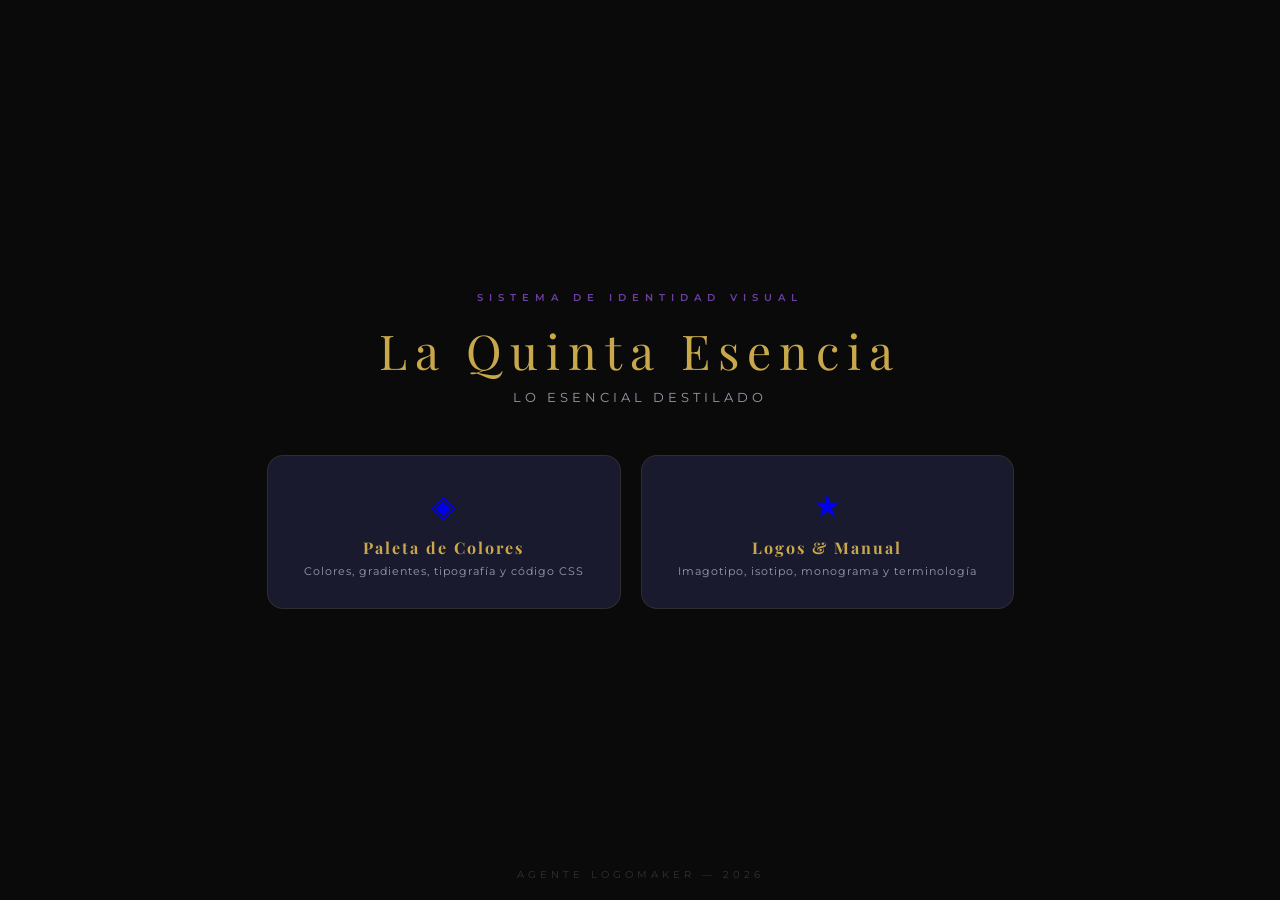
<file: quinta-esencia-deploy/index.html>
<!DOCTYPE html>
<html lang="es">
<head>
    <meta charset="UTF-8">
    <meta name="viewport" content="width=device-width, initial-scale=1.0">
    <title>La Quinta Esencia — Brand System</title>
    <link href="https://fonts.googleapis.com/css2?family=Playfair+Display:wght@400;700&family=Montserrat:wght@300;400;600&display=swap" rel="stylesheet">
    <style>
        * { margin:0; padding:0; box-sizing:border-box; }
        body { font-family:'Montserrat',sans-serif; background:#0A0A0A; color:#F0EDE5; min-height:100vh; display:flex; flex-direction:column; align-items:center; justify-content:center; }
        .container { text-align:center; padding:60px 20px; }
        .sub { font-size:0.65rem; color:#6C3FA0; letter-spacing:6px; text-transform:uppercase; font-weight:600; margin-bottom:14px; }
        h1 { font-family:'Playfair Display',serif; font-size:3rem; color:#C9A84C; letter-spacing:8px; font-weight:400; margin-bottom:8px; }
        .tagline { color:#9A9AAE; font-size:0.8rem; letter-spacing:4px; margin-bottom:50px; }
        .links { display:flex; gap:20px; justify-content:center; flex-wrap:wrap; }
        .link-card { background:#1A1A2E; border:1px solid rgba(201,168,76,0.12); border-radius:16px; padding:30px 36px; text-decoration:none; transition:all 0.3s ease; min-width:220px; }
        .link-card:hover { transform:translateY(-6px); border-color:#C9A84C; box-shadow:0 16px 40px rgba(201,168,76,0.1); }
        .link-card .icon { font-size:2rem; margin-bottom:12px; }
        .link-card h3 { font-family:'Playfair Display',serif; color:#C9A84C; font-size:1rem; letter-spacing:2px; margin-bottom:6px; }
        .link-card p { color:#9A9AAE; font-size:0.7rem; letter-spacing:1px; }
        .footer { position:fixed; bottom:20px; font-size:0.6rem; color:#333; letter-spacing:4px; }
    </style>
</head>
<body>
    <div class="container">
        <div class="sub">Sistema de identidad visual</div>
        <h1>La Quinta Esencia</h1>
        <p class="tagline">LO ESENCIAL DESTILADO</p>
        <div class="links">
            <a href="paleta.html" class="link-card">
                <div class="icon">&#9672;</div>
                <h3>Paleta de Colores</h3>
                <p>Colores, gradientes, tipograf&iacute;a y c&oacute;digo CSS</p>
            </a>
            <a href="preview.html" class="link-card">
                <div class="icon">&#9733;</div>
                <h3>Logos & Manual</h3>
                <p>Imagotipo, isotipo, monograma y terminolog&iacute;a</p>
            </a>
        </div>
    </div>
    <div class="footer">AGENTE LOGOMAKER &mdash; 2026</div>
</body>
</html>
</file>
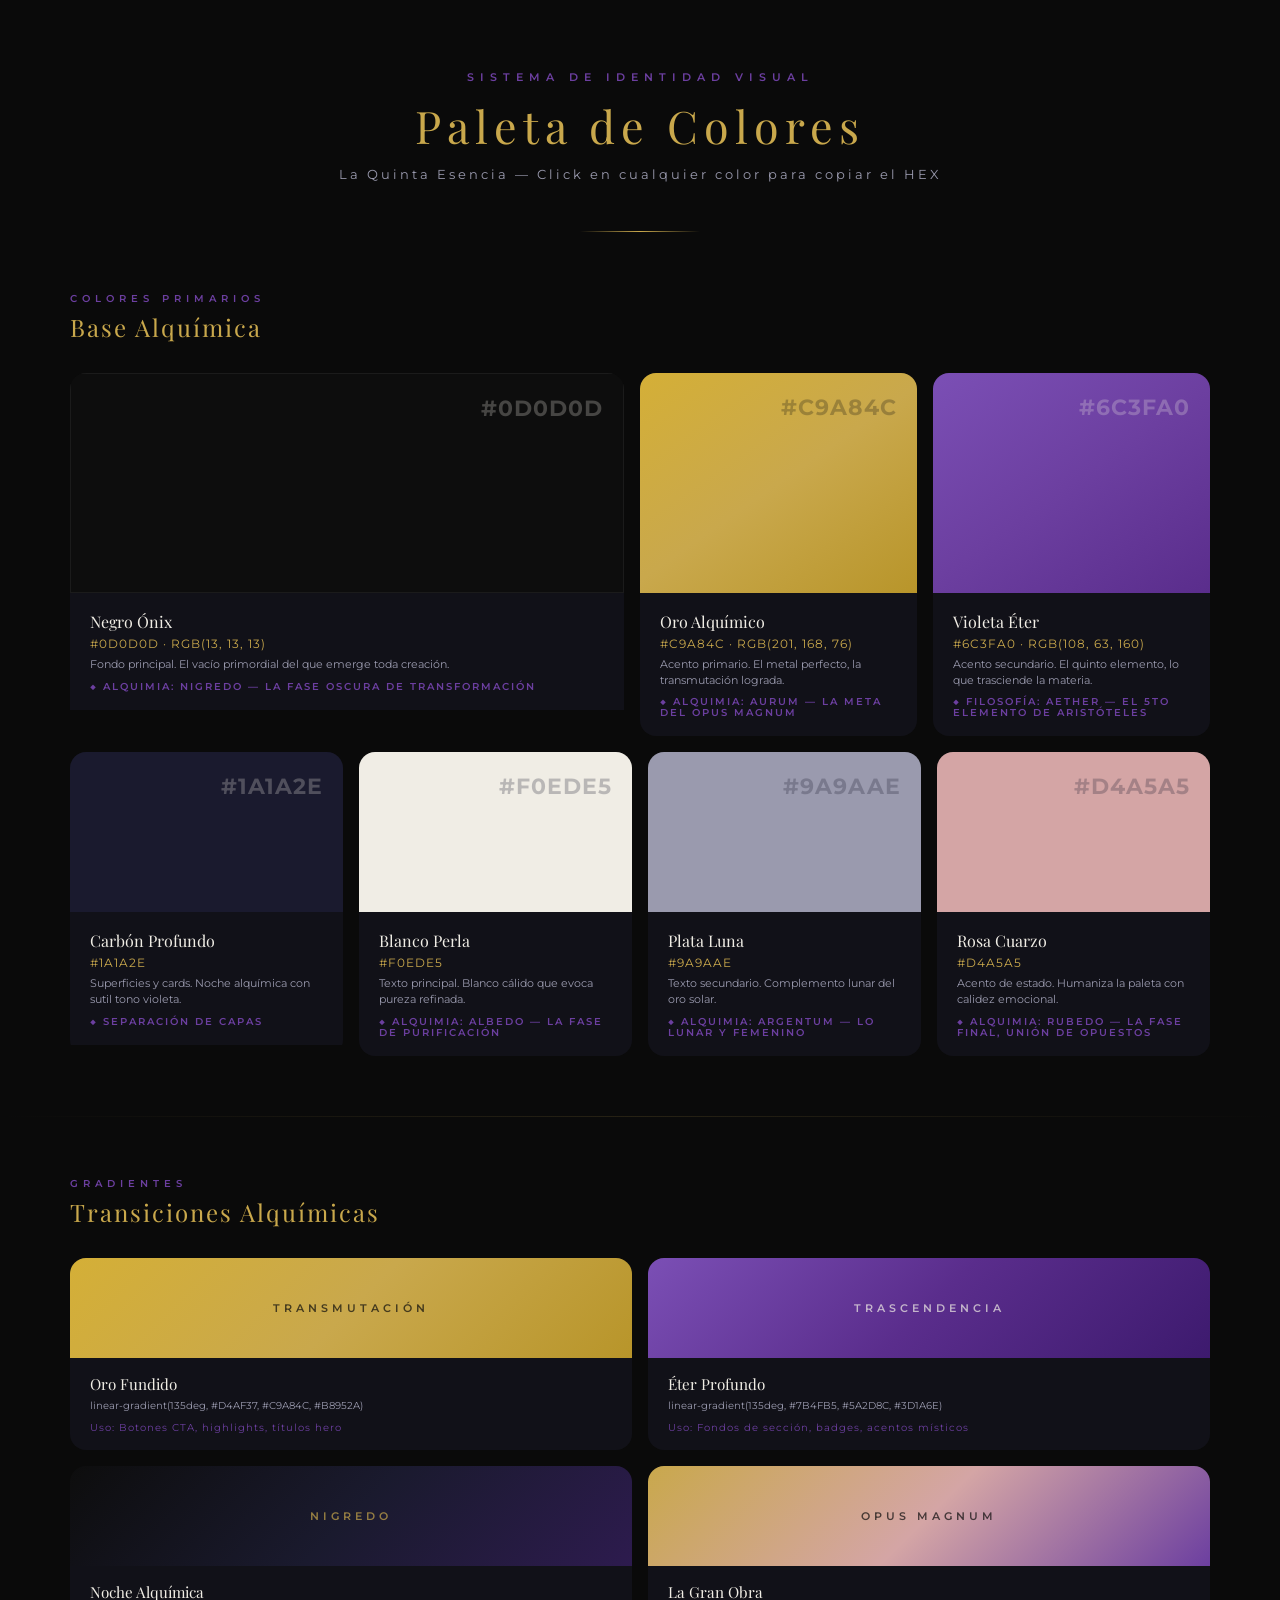
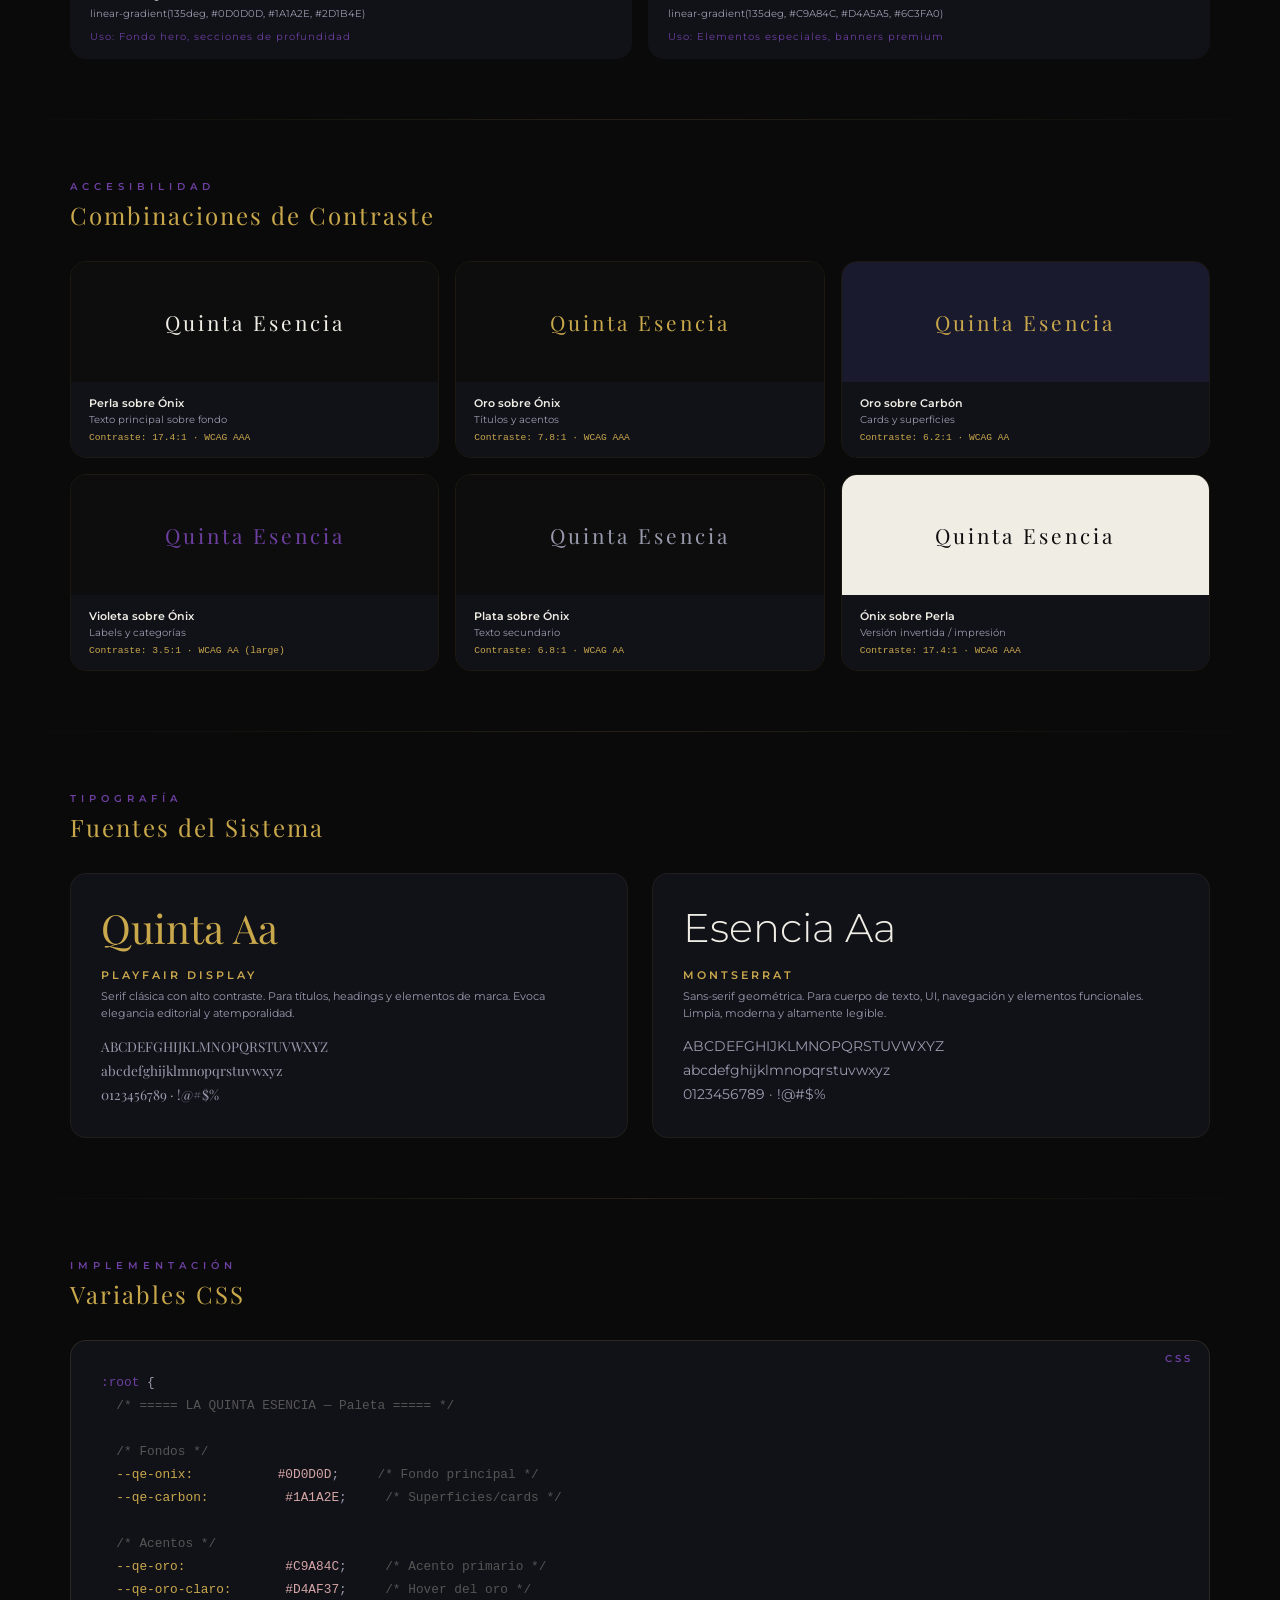
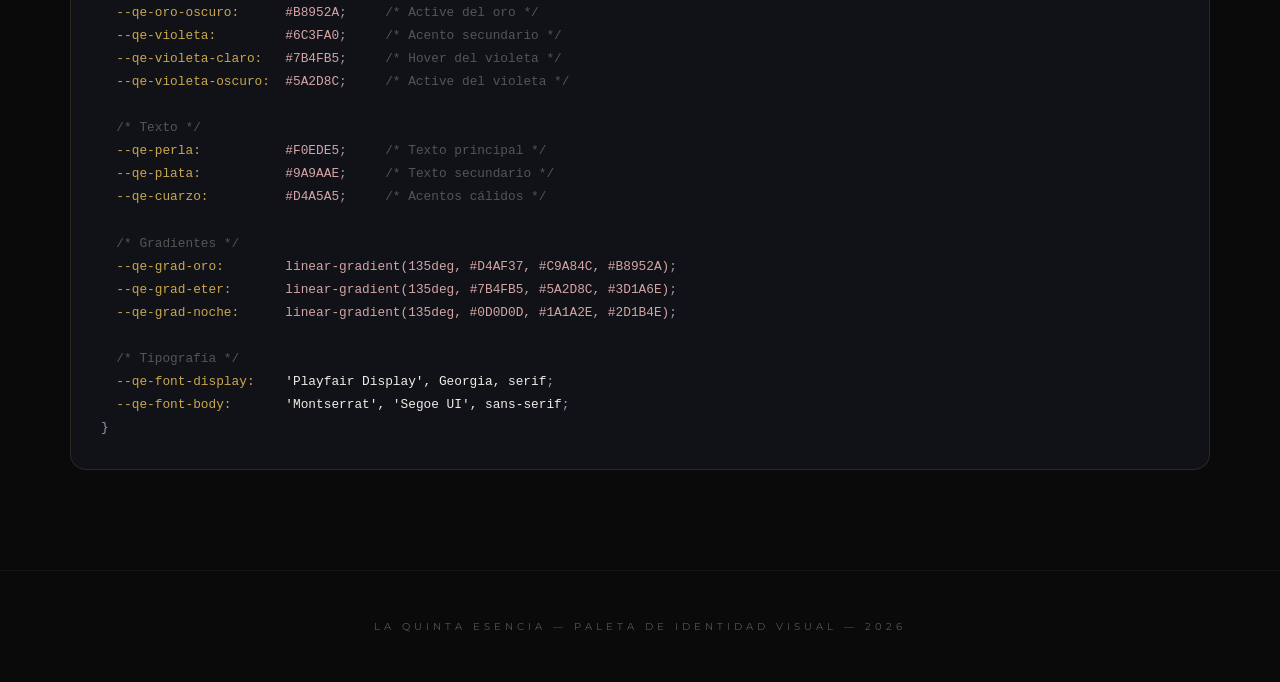
<file: quinta-esencia-paleta.html>
<!DOCTYPE html>
<html lang="es">
<head>
    <meta charset="UTF-8">
    <meta name="viewport" content="width=device-width, initial-scale=1.0">
    <title>Paleta de Colores — La Quinta Esencia</title>
    <link href="https://fonts.googleapis.com/css2?family=Playfair+Display:wght@400;700&family=Montserrat:wght@300;400;600;700&display=swap" rel="stylesheet">
    <style>
        * { margin: 0; padding: 0; box-sizing: border-box; }

        body {
            font-family: 'Montserrat', sans-serif;
            background: #0A0A0A;
            color: #F0EDE5;
            min-height: 100vh;
            overflow-x: hidden;
        }

        /* ===== HEADER ===== */
        .header {
            text-align: center;
            padding: 70px 20px 50px;
            position: relative;
        }

        .header::after {
            content: '';
            position: absolute;
            bottom: 0;
            left: 50%;
            transform: translateX(-50%);
            width: 120px;
            height: 1px;
            background: linear-gradient(90deg, transparent, #C9A84C, transparent);
        }

        .header-sub {
            font-size: 0.7rem;
            color: #6C3FA0;
            letter-spacing: 6px;
            text-transform: uppercase;
            font-weight: 600;
            margin-bottom: 12px;
        }

        .header h1 {
            font-family: 'Playfair Display', serif;
            font-size: 2.8rem;
            font-weight: 400;
            color: #C9A84C;
            letter-spacing: 6px;
        }

        .header p {
            color: #9A9AAE;
            font-size: 0.8rem;
            letter-spacing: 3px;
            margin-top: 12px;
        }

        /* ===== PALETA PRINCIPAL ===== */
        .section {
            max-width: 1200px;
            margin: 0 auto;
            padding: 60px 30px;
        }

        .section-label {
            font-size: 0.65rem;
            color: #6C3FA0;
            letter-spacing: 5px;
            text-transform: uppercase;
            font-weight: 600;
            margin-bottom: 6px;
        }

        .section-title {
            font-family: 'Playfair Display', serif;
            font-size: 1.5rem;
            color: #C9A84C;
            letter-spacing: 2px;
            margin-bottom: 30px;
        }

        /* ===== SWATCHES GRANDES ===== */
        .palette-hero {
            display: grid;
            grid-template-columns: 2fr 1fr 1fr;
            gap: 16px;
            margin-bottom: 16px;
        }

        .palette-secondary {
            display: grid;
            grid-template-columns: 1fr 1fr 1fr 1fr;
            gap: 16px;
        }

        .swatch {
            border-radius: 16px;
            overflow: hidden;
            transition: transform 0.3s ease, box-shadow 0.3s ease;
            cursor: pointer;
            position: relative;
        }

        .swatch:hover {
            transform: translateY(-6px);
            box-shadow: 0 20px 40px rgba(0,0,0,0.4);
        }

        .swatch-color {
            position: relative;
            display: flex;
            align-items: flex-end;
            justify-content: flex-start;
            padding: 20px;
        }

        .palette-hero .swatch-color {
            height: 220px;
        }

        .palette-secondary .swatch-color {
            height: 160px;
        }

        .swatch-color .hex-overlay {
            font-family: 'Montserrat', monospace;
            font-size: 1.4rem;
            font-weight: 700;
            opacity: 0.25;
            position: absolute;
            top: 20px;
            right: 20px;
            letter-spacing: 1px;
        }

        .swatch-info {
            background: #111118;
            padding: 18px 20px;
        }

        .swatch-name {
            font-family: 'Playfair Display', serif;
            font-size: 1rem;
            color: #F0EDE5;
            margin-bottom: 4px;
        }

        .swatch-hex {
            font-family: 'Montserrat', monospace;
            font-size: 0.75rem;
            color: #C9A84C;
            letter-spacing: 1px;
        }

        .swatch-role {
            font-size: 0.7rem;
            color: #9A9AAE;
            margin-top: 6px;
            line-height: 1.4;
        }

        .swatch-symbol {
            font-size: 0.6rem;
            color: #6C3FA0;
            margin-top: 8px;
            letter-spacing: 2px;
            text-transform: uppercase;
            font-weight: 600;
        }

        /* Texto oscuro para swatches claros */
        .swatch.light .hex-overlay,
        .swatch.light .swatch-color { color: #1A1A2E; }

        /* ===== GRADIENTES ===== */
        .gradients-grid {
            display: grid;
            grid-template-columns: 1fr 1fr;
            gap: 16px;
            margin-top: 30px;
        }

        .gradient-card {
            border-radius: 16px;
            overflow: hidden;
        }

        .gradient-bar {
            height: 100px;
            display: flex;
            align-items: center;
            justify-content: center;
        }

        .gradient-bar span {
            font-size: 0.7rem;
            letter-spacing: 4px;
            text-transform: uppercase;
            font-weight: 600;
            opacity: 0.7;
        }

        .gradient-info {
            background: #111118;
            padding: 16px 20px;
        }

        .gradient-name {
            font-family: 'Playfair Display', serif;
            font-size: 0.95rem;
            color: #F0EDE5;
            margin-bottom: 4px;
        }

        .gradient-css {
            font-family: 'Montserrat', monospace;
            font-size: 0.65rem;
            color: #9A9AAE;
            word-break: break-all;
            line-height: 1.5;
        }

        .gradient-use {
            font-size: 0.65rem;
            color: #6C3FA0;
            margin-top: 8px;
            letter-spacing: 1px;
        }

        /* ===== COMBINACIONES ===== */
        .combos {
            display: grid;
            grid-template-columns: repeat(3, 1fr);
            gap: 16px;
            margin-top: 30px;
        }

        .combo-card {
            border-radius: 16px;
            overflow: hidden;
            border: 1px solid rgba(201, 168, 76, 0.1);
        }

        .combo-preview {
            height: 120px;
            display: flex;
            align-items: center;
            justify-content: center;
            padding: 20px;
        }

        .combo-preview span {
            font-family: 'Playfair Display', serif;
            font-size: 1.3rem;
            letter-spacing: 3px;
        }

        .combo-info {
            background: #111118;
            padding: 14px 18px;
        }

        .combo-label {
            font-size: 0.7rem;
            color: #F0EDE5;
            font-weight: 600;
            margin-bottom: 3px;
        }

        .combo-desc {
            font-size: 0.65rem;
            color: #9A9AAE;
        }

        .combo-ratio {
            font-size: 0.6rem;
            color: #C9A84C;
            margin-top: 6px;
            font-family: monospace;
        }

        /* ===== CÓDIGO CSS ===== */
        .code-block {
            background: #111118;
            border: 1px solid rgba(201, 168, 76, 0.15);
            border-radius: 16px;
            padding: 30px;
            margin-top: 30px;
            position: relative;
            overflow: hidden;
        }

        .code-block::before {
            content: 'CSS';
            position: absolute;
            top: 12px;
            right: 16px;
            font-size: 0.6rem;
            color: #6C3FA0;
            letter-spacing: 3px;
            font-weight: 600;
        }

        .code-block pre {
            font-family: 'Courier New', monospace;
            font-size: 0.8rem;
            line-height: 1.8;
            color: #9A9AAE;
            overflow-x: auto;
        }

        .code-block .comment { color: #555; }
        .code-block .prop { color: #C9A84C; }
        .code-block .val { color: #D4A5A5; }
        .code-block .sel { color: #6C3FA0; }
        .code-block .str { color: #F0EDE5; }

        /* ===== TIPOGRAFÍA ===== */
        .type-showcase {
            display: grid;
            grid-template-columns: 1fr 1fr;
            gap: 24px;
            margin-top: 30px;
        }

        .type-card {
            background: #111118;
            border-radius: 16px;
            padding: 30px;
            border: 1px solid rgba(201, 168, 76, 0.08);
        }

        .type-sample {
            font-size: 2.5rem;
            margin-bottom: 16px;
            line-height: 1.2;
        }

        .type-name {
            font-size: 0.7rem;
            color: #C9A84C;
            letter-spacing: 3px;
            text-transform: uppercase;
            margin-bottom: 6px;
            font-weight: 600;
        }

        .type-desc {
            font-size: 0.7rem;
            color: #9A9AAE;
            line-height: 1.5;
        }

        /* ===== FOOTER ===== */
        .footer {
            text-align: center;
            padding: 50px 20px;
            border-top: 1px solid rgba(201, 168, 76, 0.08);
            margin-top: 40px;
        }

        .footer p {
            font-size: 0.6rem;
            color: #555;
            letter-spacing: 4px;
            text-transform: uppercase;
        }

        /* ===== DIVIDER ===== */
        .divider {
            border: none;
            height: 1px;
            background: linear-gradient(90deg, transparent, rgba(201, 168, 76, 0.15), transparent);
            margin: 0;
        }

        /* ===== RESPONSIVE ===== */
        @media (max-width: 768px) {
            .palette-hero { grid-template-columns: 1fr; }
            .palette-secondary { grid-template-columns: 1fr 1fr; }
            .gradients-grid { grid-template-columns: 1fr; }
            .combos { grid-template-columns: 1fr; }
            .type-showcase { grid-template-columns: 1fr; }
            .header h1 { font-size: 1.8rem; }
        }

        /* ===== COPY TOOLTIP ===== */
        .copied {
            position: fixed;
            bottom: 30px;
            left: 50%;
            transform: translateX(-50%) translateY(20px);
            background: #C9A84C;
            color: #0D0D0D;
            padding: 10px 24px;
            border-radius: 50px;
            font-size: 0.75rem;
            font-weight: 600;
            letter-spacing: 2px;
            opacity: 0;
            transition: all 0.3s ease;
            pointer-events: none;
            z-index: 999;
        }

        .copied.show {
            opacity: 1;
            transform: translateX(-50%) translateY(0);
        }
    </style>
</head>
<body>

    <!-- Toast -->
    <div class="copied" id="toast">COLOR COPIADO</div>

    <!-- HEADER -->
    <div class="header">
        <div class="header-sub">Sistema de identidad visual</div>
        <h1>Paleta de Colores</h1>
        <p>La Quinta Esencia &mdash; Click en cualquier color para copiar el HEX</p>
    </div>

    <!-- ===== COLORES PRINCIPALES ===== -->
    <div class="section">
        <div class="section-label">Colores primarios</div>
        <div class="section-title">Base Alqu&iacute;mica</div>

        <div class="palette-hero">
            <!-- Negro Ónix -->
            <div class="swatch" onclick="copyColor('#0D0D0D')">
                <div class="swatch-color" style="background:#0D0D0D; border: 1px solid rgba(255,255,255,0.06);">
                    <span class="hex-overlay" style="color:#F0EDE5;">#0D0D0D</span>
                </div>
                <div class="swatch-info">
                    <div class="swatch-name">Negro &Oacute;nix</div>
                    <div class="swatch-hex">#0D0D0D &middot; RGB(13, 13, 13)</div>
                    <div class="swatch-role">Fondo principal. El vac&iacute;o primordial del que emerge toda creaci&oacute;n.</div>
                    <div class="swatch-symbol">&#9670; Alquimia: Nigredo &mdash; la fase oscura de transformaci&oacute;n</div>
                </div>
            </div>

            <!-- Oro Alquímico -->
            <div class="swatch" onclick="copyColor('#C9A84C')">
                <div class="swatch-color" style="background: linear-gradient(145deg, #D4AF37, #C9A84C, #B8952A);">
                    <span class="hex-overlay" style="color:#0D0D0D;">#C9A84C</span>
                </div>
                <div class="swatch-info">
                    <div class="swatch-name">Oro Alqu&iacute;mico</div>
                    <div class="swatch-hex">#C9A84C &middot; RGB(201, 168, 76)</div>
                    <div class="swatch-role">Acento primario. El metal perfecto, la transmutaci&oacute;n lograda.</div>
                    <div class="swatch-symbol">&#9670; Alquimia: Aurum &mdash; la meta del opus magnum</div>
                </div>
            </div>

            <!-- Violeta Éter -->
            <div class="swatch" onclick="copyColor('#6C3FA0')">
                <div class="swatch-color" style="background: linear-gradient(145deg, #7B4FB5, #6C3FA0, #5A2D8C);">
                    <span class="hex-overlay" style="color:#F0EDE5;">#6C3FA0</span>
                </div>
                <div class="swatch-info">
                    <div class="swatch-name">Violeta &Eacute;ter</div>
                    <div class="swatch-hex">#6C3FA0 &middot; RGB(108, 63, 160)</div>
                    <div class="swatch-role">Acento secundario. El quinto elemento, lo que trasciende la materia.</div>
                    <div class="swatch-symbol">&#9670; Filosof&iacute;a: Aether &mdash; el 5to elemento de Arist&oacute;teles</div>
                </div>
            </div>
        </div>

        <div class="palette-secondary">
            <!-- Carbón Profundo -->
            <div class="swatch" onclick="copyColor('#1A1A2E')">
                <div class="swatch-color" style="background:#1A1A2E;">
                    <span class="hex-overlay" style="color:#F0EDE5;">#1A1A2E</span>
                </div>
                <div class="swatch-info">
                    <div class="swatch-name">Carb&oacute;n Profundo</div>
                    <div class="swatch-hex">#1A1A2E</div>
                    <div class="swatch-role">Superficies y cards. Noche alqu&iacute;mica con sutil tono violeta.</div>
                    <div class="swatch-symbol">&#9670; Separaci&oacute;n de capas</div>
                </div>
            </div>

            <!-- Blanco Perla -->
            <div class="swatch light" onclick="copyColor('#F0EDE5')">
                <div class="swatch-color" style="background:#F0EDE5;">
                    <span class="hex-overlay">#F0EDE5</span>
                </div>
                <div class="swatch-info">
                    <div class="swatch-name">Blanco Perla</div>
                    <div class="swatch-hex">#F0EDE5</div>
                    <div class="swatch-role">Texto principal. Blanco c&aacute;lido que evoca pureza refinada.</div>
                    <div class="swatch-symbol">&#9670; Alquimia: Albedo &mdash; la fase de purificaci&oacute;n</div>
                </div>
            </div>

            <!-- Plata Luna -->
            <div class="swatch" onclick="copyColor('#9A9AAE')">
                <div class="swatch-color" style="background:#9A9AAE;">
                    <span class="hex-overlay" style="color:#1A1A2E;">#9A9AAE</span>
                </div>
                <div class="swatch-info">
                    <div class="swatch-name">Plata Luna</div>
                    <div class="swatch-hex">#9A9AAE</div>
                    <div class="swatch-role">Texto secundario. Complemento lunar del oro solar.</div>
                    <div class="swatch-symbol">&#9670; Alquimia: Argentum &mdash; lo lunar y femenino</div>
                </div>
            </div>

            <!-- Rosa Cuarzo -->
            <div class="swatch" onclick="copyColor('#D4A5A5')">
                <div class="swatch-color" style="background:#D4A5A5;">
                    <span class="hex-overlay" style="color:#1A1A2E;">#D4A5A5</span>
                </div>
                <div class="swatch-info">
                    <div class="swatch-name">Rosa Cuarzo</div>
                    <div class="swatch-hex">#D4A5A5</div>
                    <div class="swatch-role">Acento de estado. Humaniza la paleta con calidez emocional.</div>
                    <div class="swatch-symbol">&#9670; Alquimia: Rubedo &mdash; la fase final, uni&oacute;n de opuestos</div>
                </div>
            </div>
        </div>
    </div>

    <hr class="divider">

    <!-- ===== GRADIENTES ===== -->
    <div class="section">
        <div class="section-label">Gradientes</div>
        <div class="section-title">Transiciones Alqu&iacute;micas</div>

        <div class="gradients-grid">
            <div class="gradient-card">
                <div class="gradient-bar" style="background: linear-gradient(135deg, #D4AF37, #C9A84C, #B8952A);">
                    <span style="color:#0D0D0D;">TRANSMUTACI&Oacute;N</span>
                </div>
                <div class="gradient-info">
                    <div class="gradient-name">Oro Fundido</div>
                    <div class="gradient-css">linear-gradient(135deg, #D4AF37, #C9A84C, #B8952A)</div>
                    <div class="gradient-use">Uso: Botones CTA, highlights, t&iacute;tulos hero</div>
                </div>
            </div>

            <div class="gradient-card">
                <div class="gradient-bar" style="background: linear-gradient(135deg, #7B4FB5, #5A2D8C, #3D1A6E);">
                    <span style="color:#F0EDE5;">TRASCENDENCIA</span>
                </div>
                <div class="gradient-info">
                    <div class="gradient-name">&Eacute;ter Profundo</div>
                    <div class="gradient-css">linear-gradient(135deg, #7B4FB5, #5A2D8C, #3D1A6E)</div>
                    <div class="gradient-use">Uso: Fondos de secci&oacute;n, badges, acentos m&iacute;sticos</div>
                </div>
            </div>

            <div class="gradient-card">
                <div class="gradient-bar" style="background: linear-gradient(135deg, #0D0D0D, #1A1A2E, #2D1B4E);">
                    <span style="color:#C9A84C;">NIGREDO</span>
                </div>
                <div class="gradient-info">
                    <div class="gradient-name">Noche Alqu&iacute;mica</div>
                    <div class="gradient-css">linear-gradient(135deg, #0D0D0D, #1A1A2E, #2D1B4E)</div>
                    <div class="gradient-use">Uso: Fondo hero, secciones de profundidad</div>
                </div>
            </div>

            <div class="gradient-card">
                <div class="gradient-bar" style="background: linear-gradient(135deg, #C9A84C, #D4A5A5, #6C3FA0);">
                    <span style="color:#0D0D0D;">OPUS MAGNUM</span>
                </div>
                <div class="gradient-info">
                    <div class="gradient-name">La Gran Obra</div>
                    <div class="gradient-css">linear-gradient(135deg, #C9A84C, #D4A5A5, #6C3FA0)</div>
                    <div class="gradient-use">Uso: Elementos especiales, banners premium</div>
                </div>
            </div>
        </div>
    </div>

    <hr class="divider">

    <!-- ===== COMBINACIONES DE CONTRASTE ===== -->
    <div class="section">
        <div class="section-label">Accesibilidad</div>
        <div class="section-title">Combinaciones de Contraste</div>

        <div class="combos">
            <div class="combo-card">
                <div class="combo-preview" style="background:#0D0D0D;">
                    <span style="color:#F0EDE5;">Quinta Esencia</span>
                </div>
                <div class="combo-info">
                    <div class="combo-label">Perla sobre &Oacute;nix</div>
                    <div class="combo-desc">Texto principal sobre fondo</div>
                    <div class="combo-ratio">Contraste: 17.4:1 &middot; WCAG AAA</div>
                </div>
            </div>

            <div class="combo-card">
                <div class="combo-preview" style="background:#0D0D0D;">
                    <span style="color:#C9A84C;">Quinta Esencia</span>
                </div>
                <div class="combo-info">
                    <div class="combo-label">Oro sobre &Oacute;nix</div>
                    <div class="combo-desc">T&iacute;tulos y acentos</div>
                    <div class="combo-ratio">Contraste: 7.8:1 &middot; WCAG AAA</div>
                </div>
            </div>

            <div class="combo-card">
                <div class="combo-preview" style="background:#1A1A2E;">
                    <span style="color:#C9A84C;">Quinta Esencia</span>
                </div>
                <div class="combo-info">
                    <div class="combo-label">Oro sobre Carb&oacute;n</div>
                    <div class="combo-desc">Cards y superficies</div>
                    <div class="combo-ratio">Contraste: 6.2:1 &middot; WCAG AA</div>
                </div>
            </div>

            <div class="combo-card">
                <div class="combo-preview" style="background:#0D0D0D;">
                    <span style="color:#6C3FA0;">Quinta Esencia</span>
                </div>
                <div class="combo-info">
                    <div class="combo-label">Violeta sobre &Oacute;nix</div>
                    <div class="combo-desc">Labels y categor&iacute;as</div>
                    <div class="combo-ratio">Contraste: 3.5:1 &middot; WCAG AA (large)</div>
                </div>
            </div>

            <div class="combo-card">
                <div class="combo-preview" style="background:#0D0D0D;">
                    <span style="color:#9A9AAE;">Quinta Esencia</span>
                </div>
                <div class="combo-info">
                    <div class="combo-label">Plata sobre &Oacute;nix</div>
                    <div class="combo-desc">Texto secundario</div>
                    <div class="combo-ratio">Contraste: 6.8:1 &middot; WCAG AA</div>
                </div>
            </div>

            <div class="combo-card">
                <div class="combo-preview" style="background:#F0EDE5;">
                    <span style="color:#0D0D0D;">Quinta Esencia</span>
                </div>
                <div class="combo-info">
                    <div class="combo-label">&Oacute;nix sobre Perla</div>
                    <div class="combo-desc">Versi&oacute;n invertida / impresi&oacute;n</div>
                    <div class="combo-ratio">Contraste: 17.4:1 &middot; WCAG AAA</div>
                </div>
            </div>
        </div>
    </div>

    <hr class="divider">

    <!-- ===== TIPOGRAFÍA ===== -->
    <div class="section">
        <div class="section-label">Tipograf&iacute;a</div>
        <div class="section-title">Fuentes del Sistema</div>

        <div class="type-showcase">
            <div class="type-card">
                <div class="type-sample" style="font-family:'Playfair Display',serif; color:#C9A84C;">
                    Quinta Aa
                </div>
                <div class="type-name">Playfair Display</div>
                <div class="type-desc">Serif cl&aacute;sica con alto contraste. Para t&iacute;tulos, headings y elementos de marca. Evoca elegancia editorial y atemporalidad.</div>
                <div style="margin-top:12px; font-family:'Playfair Display',serif; color:#9A9AAE; font-size:0.85rem; line-height:1.8;">
                    ABCDEFGHIJKLMNOPQRSTUVWXYZ<br>
                    abcdefghijklmnopqrstuvwxyz<br>
                    0123456789 &middot; !@#$%
                </div>
            </div>

            <div class="type-card">
                <div class="type-sample" style="font-family:'Montserrat',sans-serif; font-weight:300; color:#F0EDE5;">
                    Esencia Aa
                </div>
                <div class="type-name">Montserrat</div>
                <div class="type-desc">Sans-serif geom&eacute;trica. Para cuerpo de texto, UI, navegaci&oacute;n y elementos funcionales. Limpia, moderna y altamente legible.</div>
                <div style="margin-top:12px; font-family:'Montserrat',sans-serif; color:#9A9AAE; font-size:0.85rem; line-height:1.8;">
                    ABCDEFGHIJKLMNOPQRSTUVWXYZ<br>
                    abcdefghijklmnopqrstuvwxyz<br>
                    0123456789 &middot; !@#$%
                </div>
            </div>
        </div>
    </div>

    <hr class="divider">

    <!-- ===== CÓDIGO CSS ===== -->
    <div class="section">
        <div class="section-label">Implementaci&oacute;n</div>
        <div class="section-title">Variables CSS</div>

        <div class="code-block">
            <pre><span class="sel">:root</span> {
  <span class="comment">/* ===== LA QUINTA ESENCIA — Paleta ===== */</span>

  <span class="comment">/* Fondos */</span>
  <span class="prop">--qe-onix:</span>           <span class="val">#0D0D0D</span>;     <span class="comment">/* Fondo principal */</span>
  <span class="prop">--qe-carbon:</span>          <span class="val">#1A1A2E</span>;     <span class="comment">/* Superficies/cards */</span>

  <span class="comment">/* Acentos */</span>
  <span class="prop">--qe-oro:</span>             <span class="val">#C9A84C</span>;     <span class="comment">/* Acento primario */</span>
  <span class="prop">--qe-oro-claro:</span>       <span class="val">#D4AF37</span>;     <span class="comment">/* Hover del oro */</span>
  <span class="prop">--qe-oro-oscuro:</span>      <span class="val">#B8952A</span>;     <span class="comment">/* Active del oro */</span>
  <span class="prop">--qe-violeta:</span>         <span class="val">#6C3FA0</span>;     <span class="comment">/* Acento secundario */</span>
  <span class="prop">--qe-violeta-claro:</span>   <span class="val">#7B4FB5</span>;     <span class="comment">/* Hover del violeta */</span>
  <span class="prop">--qe-violeta-oscuro:</span>  <span class="val">#5A2D8C</span>;     <span class="comment">/* Active del violeta */</span>

  <span class="comment">/* Texto */</span>
  <span class="prop">--qe-perla:</span>           <span class="val">#F0EDE5</span>;     <span class="comment">/* Texto principal */</span>
  <span class="prop">--qe-plata:</span>           <span class="val">#9A9AAE</span>;     <span class="comment">/* Texto secundario */</span>
  <span class="prop">--qe-cuarzo:</span>          <span class="val">#D4A5A5</span>;     <span class="comment">/* Acentos cálidos */</span>

  <span class="comment">/* Gradientes */</span>
  <span class="prop">--qe-grad-oro:</span>        <span class="val">linear-gradient(135deg, #D4AF37, #C9A84C, #B8952A)</span>;
  <span class="prop">--qe-grad-eter:</span>       <span class="val">linear-gradient(135deg, #7B4FB5, #5A2D8C, #3D1A6E)</span>;
  <span class="prop">--qe-grad-noche:</span>      <span class="val">linear-gradient(135deg, #0D0D0D, #1A1A2E, #2D1B4E)</span>;

  <span class="comment">/* Tipografía */</span>
  <span class="prop">--qe-font-display:</span>    <span class="str">'Playfair Display', Georgia, serif</span>;
  <span class="prop">--qe-font-body:</span>       <span class="str">'Montserrat', 'Segoe UI', sans-serif</span>;
}</pre>
        </div>
    </div>

    <!-- FOOTER -->
    <div class="footer">
        <p>La Quinta Esencia &mdash; Paleta de identidad visual &mdash; 2026</p>
    </div>

    <script>
        function copyColor(hex) {
            navigator.clipboard.writeText(hex).then(() => {
                const toast = document.getElementById('toast');
                toast.textContent = `${hex} COPIADO`;
                toast.classList.add('show');
                setTimeout(() => toast.classList.remove('show'), 1500);
            });
        }
    </script>

</body>
</html>
</file>
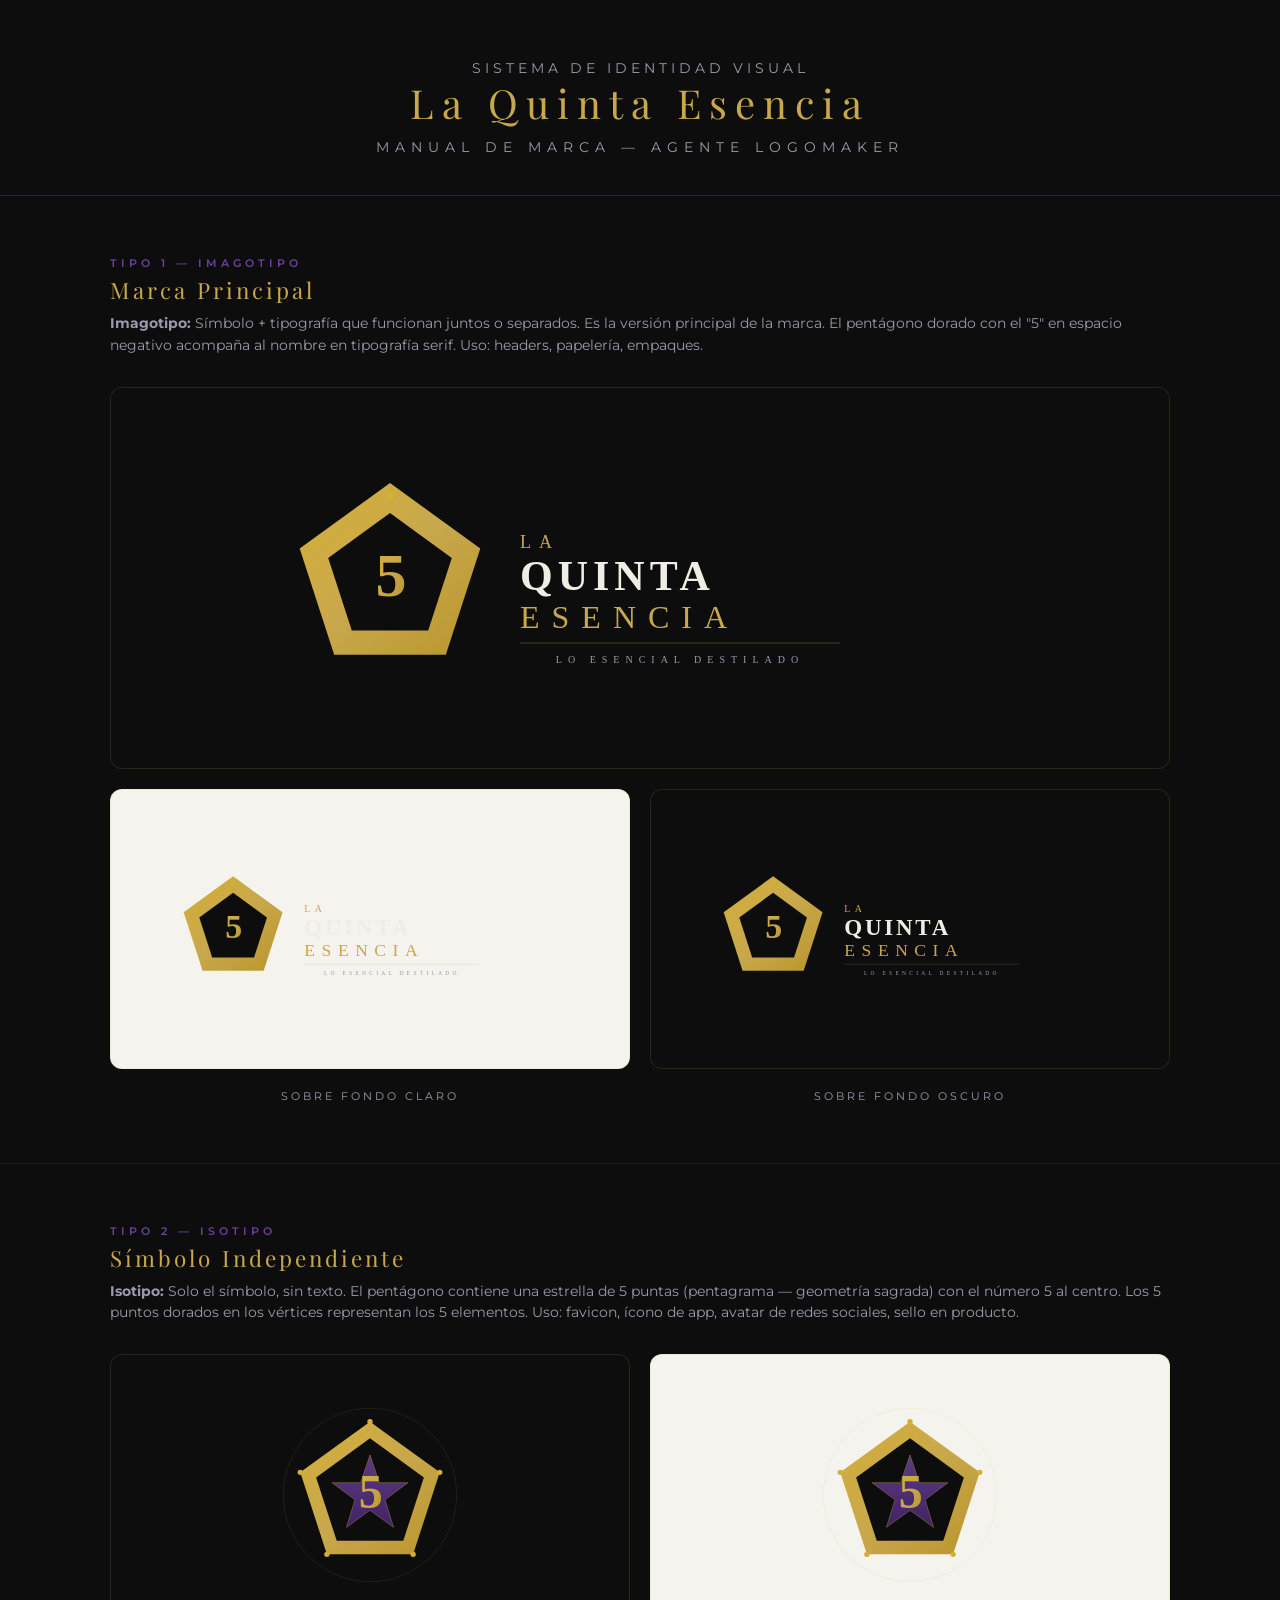
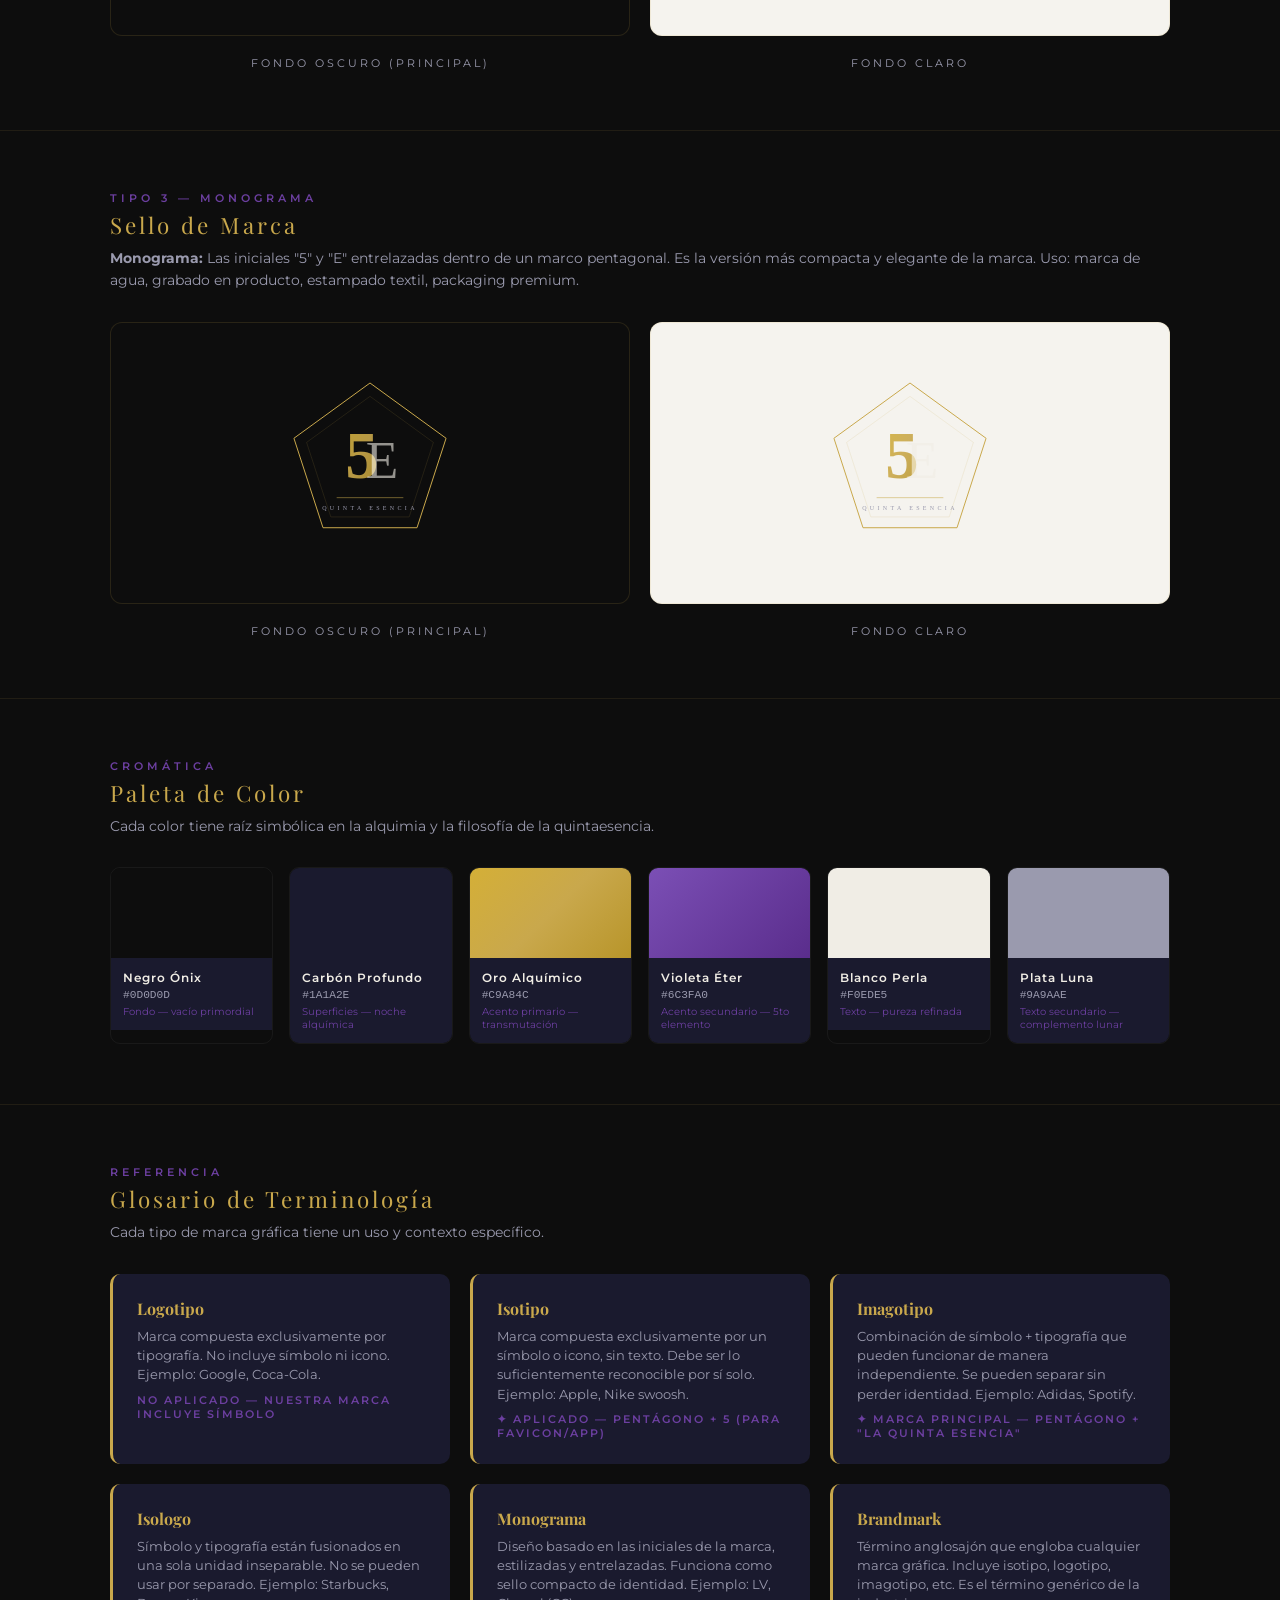
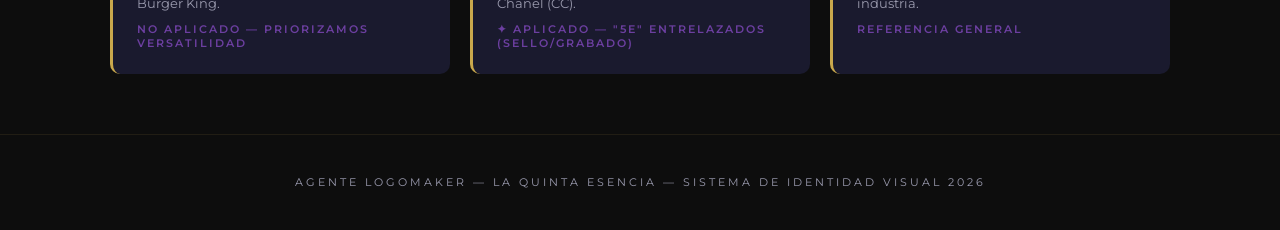
<file: quinta-esencia-preview.html>
<!DOCTYPE html>
<html lang="es">
<head>
    <meta charset="UTF-8">
    <meta name="viewport" content="width=device-width, initial-scale=1.0">
    <title>La Quinta Esencia — Sistema de Identidad Visual</title>
    <style>
        @import url('https://fonts.googleapis.com/css2?family=Playfair+Display:wght@400;700&family=Montserrat:wght@300;400;600&display=swap');

        * { margin: 0; padding: 0; box-sizing: border-box; }

        body {
            font-family: 'Montserrat', sans-serif;
            background: #0D0D0D;
            color: #F0EDE5;
        }

        .header {
            text-align: center;
            padding: 60px 20px 40px;
            border-bottom: 1px solid rgba(201, 168, 76, 0.2);
        }

        .header h1 {
            font-family: 'Playfair Display', serif;
            font-size: 2.5rem;
            font-weight: 400;
            color: #C9A84C;
            letter-spacing: 8px;
            margin-bottom: 10px;
        }

        .header p {
            color: #9A9AAE;
            font-size: 0.85rem;
            letter-spacing: 4px;
            text-transform: uppercase;
        }

        .section {
            max-width: 1100px;
            margin: 0 auto;
            padding: 60px 20px;
        }

        .section-title {
            font-family: 'Playfair Display', serif;
            font-size: 1.4rem;
            color: #C9A84C;
            letter-spacing: 3px;
            margin-bottom: 8px;
        }

        .section-type {
            font-size: 0.7rem;
            color: #6C3FA0;
            letter-spacing: 4px;
            text-transform: uppercase;
            margin-bottom: 5px;
            font-weight: 600;
        }

        .section-desc {
            color: #9A9AAE;
            font-size: 0.85rem;
            margin-bottom: 30px;
            line-height: 1.6;
        }

        .logo-display {
            background: #0D0D0D;
            border: 1px solid rgba(201, 168, 76, 0.15);
            border-radius: 12px;
            padding: 40px;
            display: flex;
            align-items: center;
            justify-content: center;
            margin-bottom: 20px;
            min-height: 280px;
        }

        .logo-display img {
            max-width: 100%;
            height: auto;
        }

        .logo-display.light {
            background: #F5F3EE;
        }

        .variants {
            display: grid;
            grid-template-columns: 1fr 1fr;
            gap: 20px;
            margin-top: 20px;
        }

        .variant-label {
            text-align: center;
            font-size: 0.7rem;
            color: #9A9AAE;
            letter-spacing: 3px;
            text-transform: uppercase;
            margin-top: 10px;
        }

        .divider {
            border: none;
            border-top: 1px solid rgba(201, 168, 76, 0.1);
            margin: 0;
        }

        /* Paleta de colores */
        .palette {
            display: grid;
            grid-template-columns: repeat(auto-fit, minmax(140px, 1fr));
            gap: 16px;
            margin-top: 20px;
        }

        .swatch {
            border-radius: 10px;
            overflow: hidden;
            border: 1px solid rgba(255,255,255,0.05);
        }

        .swatch-color {
            height: 90px;
        }

        .swatch-info {
            padding: 12px;
            background: #1A1A2E;
        }

        .swatch-name {
            font-size: 0.75rem;
            font-weight: 600;
            letter-spacing: 1px;
            margin-bottom: 4px;
        }

        .swatch-hex {
            font-size: 0.7rem;
            color: #9A9AAE;
            font-family: monospace;
        }

        .swatch-role {
            font-size: 0.65rem;
            color: #6C3FA0;
            margin-top: 4px;
        }

        /* Terminología */
        .term-grid {
            display: grid;
            grid-template-columns: repeat(auto-fit, minmax(300px, 1fr));
            gap: 20px;
            margin-top: 20px;
        }

        .term-card {
            background: #1A1A2E;
            border-radius: 10px;
            padding: 24px;
            border-left: 3px solid #C9A84C;
        }

        .term-card h4 {
            color: #C9A84C;
            font-family: 'Playfair Display', serif;
            font-size: 1rem;
            margin-bottom: 8px;
        }

        .term-card p {
            color: #9A9AAE;
            font-size: 0.8rem;
            line-height: 1.5;
        }

        .term-card .chosen {
            color: #6C3FA0;
            font-weight: 600;
            font-size: 0.7rem;
            text-transform: uppercase;
            letter-spacing: 2px;
            margin-top: 8px;
        }

        .footer {
            text-align: center;
            padding: 40px;
            color: #9A9AAE;
            font-size: 0.7rem;
            letter-spacing: 3px;
            border-top: 1px solid rgba(201, 168, 76, 0.1);
        }
    </style>
</head>
<body>

    <div class="header">
        <p>Sistema de identidad visual</p>
        <h1>La Quinta Esencia</h1>
        <p style="margin-top:8px; letter-spacing:6px;">Manual de marca — Agente LogoMaker</p>
    </div>

    <!-- ======= IMAGOTIPO ======= -->
    <div class="section">
        <div class="section-type">Tipo 1 — Imagotipo</div>
        <div class="section-title">Marca Principal</div>
        <p class="section-desc">
            <strong>Imagotipo:</strong> Símbolo + tipografía que funcionan juntos o separados.
            Es la versión principal de la marca. El pentágono dorado con el "5" en espacio
            negativo acompaña al nombre en tipografía serif. Uso: headers, papelería, empaques.
        </p>
        <div class="logo-display">
            <img src="quinta-esencia-imagotipo.svg" alt="Imagotipo — La Quinta Esencia">
        </div>
        <div class="variants">
            <div>
                <div class="logo-display light">
                    <img src="quinta-esencia-imagotipo.svg" alt="Versión fondo claro">
                </div>
                <div class="variant-label">Sobre fondo claro</div>
            </div>
            <div>
                <div class="logo-display">
                    <img src="quinta-esencia-imagotipo.svg" alt="Versión fondo oscuro">
                </div>
                <div class="variant-label">Sobre fondo oscuro</div>
            </div>
        </div>
    </div>

    <hr class="divider">

    <!-- ======= ISOTIPO ======= -->
    <div class="section">
        <div class="section-type">Tipo 2 — Isotipo</div>
        <div class="section-title">Símbolo Independiente</div>
        <p class="section-desc">
            <strong>Isotipo:</strong> Solo el símbolo, sin texto. El pentágono contiene una
            estrella de 5 puntas (pentagrama — geometría sagrada) con el número 5 al centro.
            Los 5 puntos dorados en los vértices representan los 5 elementos.
            Uso: favicon, ícono de app, avatar de redes sociales, sello en producto.
        </p>
        <div class="variants">
            <div>
                <div class="logo-display">
                    <img src="quinta-esencia-isotipo.svg" alt="Isotipo — fondo oscuro" style="max-width: 200px;">
                </div>
                <div class="variant-label">Fondo oscuro (principal)</div>
            </div>
            <div>
                <div class="logo-display light">
                    <img src="quinta-esencia-isotipo.svg" alt="Isotipo — fondo claro" style="max-width: 200px;">
                </div>
                <div class="variant-label">Fondo claro</div>
            </div>
        </div>
    </div>

    <hr class="divider">

    <!-- ======= MONOGRAMA ======= -->
    <div class="section">
        <div class="section-type">Tipo 3 — Monograma</div>
        <div class="section-title">Sello de Marca</div>
        <p class="section-desc">
            <strong>Monograma:</strong> Las iniciales "5" y "E" entrelazadas dentro de un marco
            pentagonal. Es la versión más compacta y elegante de la marca.
            Uso: marca de agua, grabado en producto, estampado textil, packaging premium.
        </p>
        <div class="variants">
            <div>
                <div class="logo-display">
                    <img src="quinta-esencia-monograma.svg" alt="Monograma — fondo oscuro" style="max-width: 200px;">
                </div>
                <div class="variant-label">Fondo oscuro (principal)</div>
            </div>
            <div>
                <div class="logo-display light">
                    <img src="quinta-esencia-monograma.svg" alt="Monograma — fondo claro" style="max-width: 200px;">
                </div>
                <div class="variant-label">Fondo claro</div>
            </div>
        </div>
    </div>

    <hr class="divider">

    <!-- ======= PALETA ======= -->
    <div class="section">
        <div class="section-type">Cromática</div>
        <div class="section-title">Paleta de Color</div>
        <p class="section-desc">Cada color tiene raíz simbólica en la alquimia y la filosofía de la quintaesencia.</p>

        <div class="palette">
            <div class="swatch">
                <div class="swatch-color" style="background:#0D0D0D;"></div>
                <div class="swatch-info">
                    <div class="swatch-name">Negro Ónix</div>
                    <div class="swatch-hex">#0D0D0D</div>
                    <div class="swatch-role">Fondo — vacío primordial</div>
                </div>
            </div>
            <div class="swatch">
                <div class="swatch-color" style="background:#1A1A2E;"></div>
                <div class="swatch-info">
                    <div class="swatch-name">Carbón Profundo</div>
                    <div class="swatch-hex">#1A1A2E</div>
                    <div class="swatch-role">Superficies — noche alquímica</div>
                </div>
            </div>
            <div class="swatch">
                <div class="swatch-color" style="background:linear-gradient(135deg,#D4AF37,#C9A84C,#B8952A);"></div>
                <div class="swatch-info">
                    <div class="swatch-name">Oro Alquímico</div>
                    <div class="swatch-hex">#C9A84C</div>
                    <div class="swatch-role">Acento primario — transmutación</div>
                </div>
            </div>
            <div class="swatch">
                <div class="swatch-color" style="background:linear-gradient(135deg,#7B4FB5,#5A2D8C);"></div>
                <div class="swatch-info">
                    <div class="swatch-name">Violeta Éter</div>
                    <div class="swatch-hex">#6C3FA0</div>
                    <div class="swatch-role">Acento secundario — 5to elemento</div>
                </div>
            </div>
            <div class="swatch">
                <div class="swatch-color" style="background:#F0EDE5;"></div>
                <div class="swatch-info">
                    <div class="swatch-name">Blanco Perla</div>
                    <div class="swatch-hex">#F0EDE5</div>
                    <div class="swatch-role">Texto — pureza refinada</div>
                </div>
            </div>
            <div class="swatch">
                <div class="swatch-color" style="background:#9A9AAE;"></div>
                <div class="swatch-info">
                    <div class="swatch-name">Plata Luna</div>
                    <div class="swatch-hex">#9A9AAE</div>
                    <div class="swatch-role">Texto secundario — complemento lunar</div>
                </div>
            </div>
        </div>
    </div>

    <hr class="divider">

    <!-- ======= TERMINOLOGÍA ======= -->
    <div class="section">
        <div class="section-type">Referencia</div>
        <div class="section-title">Glosario de Terminología</div>
        <p class="section-desc">Cada tipo de marca gráfica tiene un uso y contexto específico.</p>

        <div class="term-grid">
            <div class="term-card">
                <h4>Logotipo</h4>
                <p>Marca compuesta exclusivamente por tipografía. No incluye símbolo ni icono. Ejemplo: Google, Coca-Cola.</p>
                <div class="chosen">No aplicado — nuestra marca incluye símbolo</div>
            </div>
            <div class="term-card">
                <h4>Isotipo</h4>
                <p>Marca compuesta exclusivamente por un símbolo o icono, sin texto. Debe ser lo suficientemente reconocible por sí solo. Ejemplo: Apple, Nike swoosh.</p>
                <div class="chosen">✦ Aplicado — Pentágono + 5 (para favicon/app)</div>
            </div>
            <div class="term-card">
                <h4>Imagotipo</h4>
                <p>Combinación de símbolo + tipografía que pueden funcionar de manera independiente. Se pueden separar sin perder identidad. Ejemplo: Adidas, Spotify.</p>
                <div class="chosen">✦ Marca principal — Pentágono + "La Quinta Esencia"</div>
            </div>
            <div class="term-card">
                <h4>Isologo</h4>
                <p>Símbolo y tipografía están fusionados en una sola unidad inseparable. No se pueden usar por separado. Ejemplo: Starbucks, Burger King.</p>
                <div class="chosen">No aplicado — priorizamos versatilidad</div>
            </div>
            <div class="term-card">
                <h4>Monograma</h4>
                <p>Diseño basado en las iniciales de la marca, estilizadas y entrelazadas. Funciona como sello compacto de identidad. Ejemplo: LV, Chanel (CC).</p>
                <div class="chosen">✦ Aplicado — "5E" entrelazados (sello/grabado)</div>
            </div>
            <div class="term-card">
                <h4>Brandmark</h4>
                <p>Término anglosajón que engloba cualquier marca gráfica. Incluye isotipo, logotipo, imagotipo, etc. Es el término genérico de la industria.</p>
                <div class="chosen">Referencia general</div>
            </div>
        </div>
    </div>

    <div class="footer">
        AGENTE LOGOMAKER — LA QUINTA ESENCIA — SISTEMA DE IDENTIDAD VISUAL 2026
    </div>

</body>
</html>
</file>
